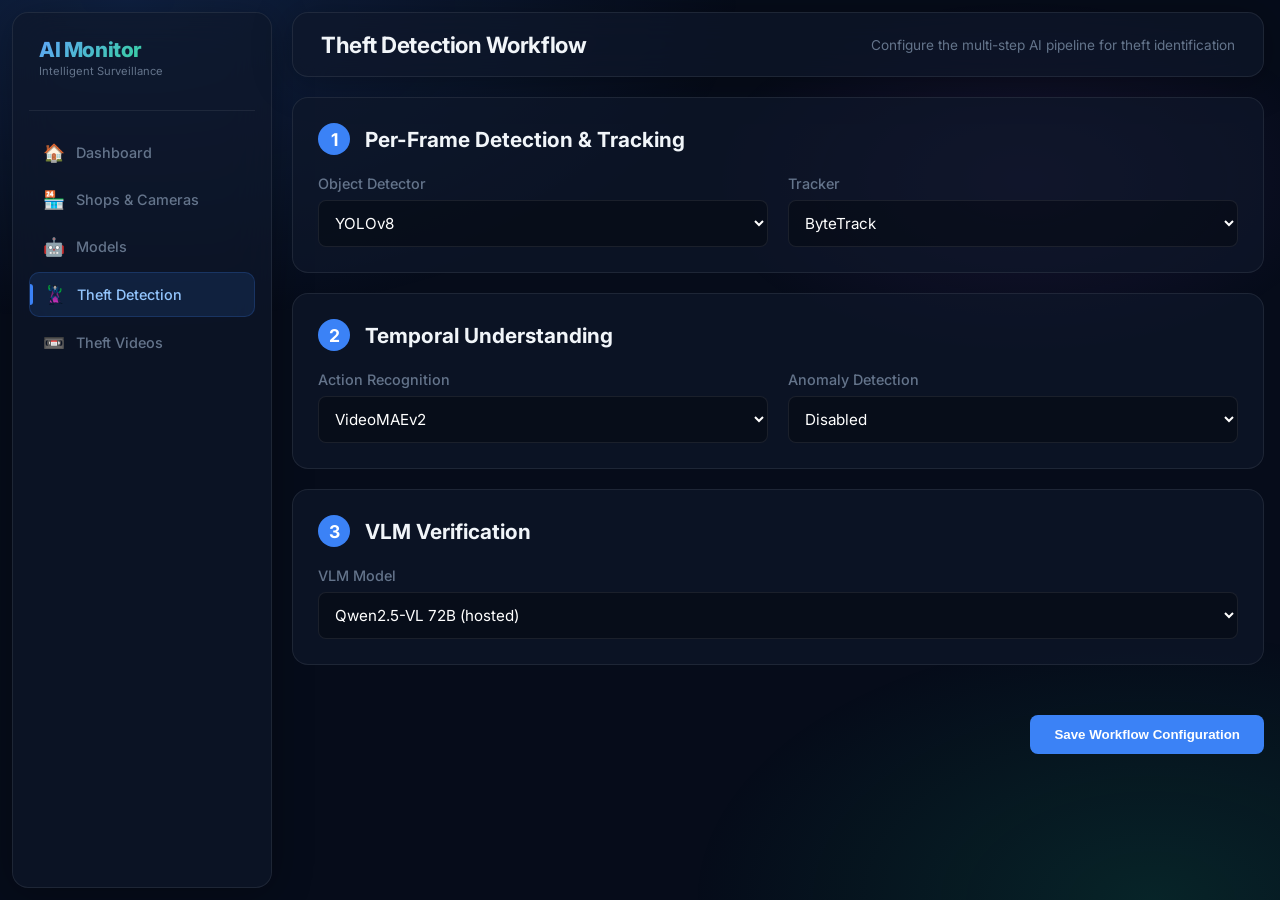
<file: frontend/theft_detection.html>
<!DOCTYPE html>
<html lang="en">

<head>
    <meta charset="UTF-8">
    <meta name="viewport" content="width=device-width, initial-scale=1.0">
    <title>AI Monitor - Theft Detection Workflow</title>
    <link href="https://fonts.googleapis.com/css2?family=Inter:wght@300;400;500;600;700&display=swap" rel="stylesheet">
    <link rel="stylesheet" href="css/style.css">
    <style>
        .workflow-container {
            display: flex;
            flex-direction: column;
            gap: 20px;
        }

        .step-card {
            padding: 25px;
            border-radius: 16px;
            background: var(--glass-bg);
            border: 1px solid var(--glass-border);
            position: relative;
        }

        .step-header {
            display: flex;
            align-items: center;
            gap: 15px;
            margin-bottom: 20px;
        }

        .step-badge {
            background: var(--accent-blue);
            color: white;
            font-weight: bold;
            border-radius: 50%;
            width: 32px;
            height: 32px;
            display: flex;
            align-items: center;
            justify-content: center;
            font-size: 1.1rem;
        }

        .step-title {
            font-size: 1.3rem;
            margin: 0;
            color: var(--text-primary);
        }

        .form-row {
            display: grid;
            grid-template-columns: 1fr 1fr;
            gap: 20px;
        }

        .form-group {
            display: flex;
            flex-direction: column;
            gap: 8px;
        }

        .form-group label {
            font-size: 0.9rem;
            color: var(--text-secondary);
            font-weight: 500;
        }

        .form-control {
            padding: 12px;
            background: rgba(0, 0, 0, 0.3);
            border: 1px solid var(--glass-border);
            border-radius: 8px;
            color: white;
            font-family: inherit;
            font-size: 0.95rem;
            transition: border-color 0.2s;
        }

        .form-control:focus {
            outline: none;
            border-color: var(--accent-blue);
        }

        .save-btn-container {
            margin-top: 30px;
            display: flex;
            justify-content: flex-end;
        }

        .btn-primary {
            background: var(--accent-blue);
            border: none;
            color: white;
            padding: 12px 24px;
            border-radius: 8px;
            font-weight: 600;
            cursor: pointer;
            transition: background 0.2s;
        }

        .btn-primary:hover {
            background: #2563eb;
        }
    </style>
</head>

<body>
    <div class="app-container">
        <!-- Sidebar -->
        <aside class="sidebar glass-panel">
            <div class="logo">
                <h2>AI Monitor</h2>
                <div class="logo-sub">Intelligent Surveillance</div>
            </div>
            <nav class="nav-menu">
                <a href="index.html" class="nav-item">
                    <span class="icon">🏠</span> Dashboard
                </a>
                <a href="shops.html" class="nav-item">
                    <span class="icon">🏪</span> Shops & Cameras
                </a>
                <a href="models.html" class="nav-item">
                    <span class="icon">🤖</span> Models
                </a>
                <a href="theft_detection.html" class="nav-item active">
                    <span class="icon">🦹</span> Theft Detection
                </a>
                <a href="theft_videos.html" class="nav-item">
                    <span class="icon">📼</span> Theft Videos
                </a>
            </nav>
        </aside>

        <!-- Main Content -->
        <main class="main-content">
            <header class="top-header glass-panel">
                <h1>Theft Detection Workflow</h1>
                <span style="font-size:0.85rem; color:var(--text-secondary);">Configure the multi-step AI pipeline for theft identification</span>
            </header>

            <div class="workflow-container">
                <!-- Step 1 -->
                <div class="step-card">
                    <div class="step-header">
                        <div class="step-badge">1</div>
                        <h2 class="step-title">Per-Frame Detection & Tracking</h2>
                    </div>
                    <div class="form-row">
                        <div class="form-group">
                            <label>Object Detector</label>
                            <select class="form-control" id="obj-detector">
                                <option value="yolo8">YOLOv8</option>
                                <option value="yolo11">YOLO11</option>
                                <option value="rt-detr">RT-DETR</option>
                                <option value="rf-detr">RF-DETR</option>
                                <option value="d-fine">D-FINE</option>
                            </select>
                        </div>
                        <div class="form-group">
                            <label>Tracker</label>
                            <select class="form-control" id="tracker">
                                <option value="bytetrack">ByteTrack</option>
                                <option value="bot-sort">BoT-SORT</option>
                            </select>
                        </div>
                    </div>
                </div>

                <!-- Step 2 -->
                <div class="step-card">
                    <div class="step-header">
                        <div class="step-badge">2</div>
                        <h2 class="step-title">Temporal Understanding</h2>
                    </div>
                    <div class="form-row">
                        <div class="form-group">
                            <label>Action Recognition</label>
                            <select class="form-control" id="action-recog">
                                <option value="videomaev2">VideoMAEv2</option>
                                <option value="slowfast">SlowFast</option>
                                <option value="x3d">X3D</option>
                                <option value="fine-tuned">Fine-tuned model</option>
                            </select>
                        </div>
                        <div class="form-group">
                            <label>Anomaly Detection</label>
                            <select class="form-control" id="anomaly-det">
                                <option value="disabled">Disabled</option>
                                <option value="rtfm">RTFM</option>
                                <option value="streamvad">StreamVAD</option>
                            </select>
                        </div>
                    </div>
                </div>

                <!-- Step 3 -->
                <div class="step-card">
                    <div class="step-header">
                        <div class="step-badge">3</div>
                        <h2 class="step-title">VLM Verification</h2>
                    </div>
                    <div class="form-row">
                        <div class="form-group" style="grid-column: span 2;">
                            <label>VLM Model</label>
                            <select class="form-control" id="vlm-model">
                                <option value="qwen2.5-72b">Qwen2.5-VL 72B (hosted)</option>
                                <option value="qwen3-8b">Qwen3-VL 8B (hosted)</option>
                                <option value="qwen2.5-7b">Qwen2.5-VL 7B (local)</option>
                                <option value="qwen2.5-3b">Qwen2.5-VL 3B (local, 4-bit)</option>
                                <option value="smolvlm2-500m">SmolVLM2 500M Video (local CPU)</option>
                                <option value="llava-onevision-7b">LLaVA-OneVision 7B (local)</option>
                            </select>
                        </div>
                    </div>
                </div>

                <div class="save-btn-container">
                    <button class="btn-primary" onclick="saveWorkflow()">Save Workflow Configuration</button>
                </div>
            </div>
        </main>
    </div>

    <script>
        // Simulate save
        function saveWorkflow() {
            const btn = document.querySelector('.btn-primary');
            const originalText = btn.innerText;
            btn.innerText = 'Saving...';
            btn.disabled = true;
            
            setTimeout(() => {
                btn.innerText = 'Saved Successfully ✅';
                btn.style.background = '#10b981';
                
                setTimeout(() => {
                    btn.innerText = originalText;
                    btn.disabled = false;
                    btn.style.background = 'var(--accent-blue)';
                }, 2000);
            }, 800);
        }
    </script>
</body>
</html>
</file>
<file: frontend/css/style.css>
/* ═══════════════════════════════════════════════════════════════
   AI Monitor Server — Global Design System
   ═══════════════════════════════════════════════════════════════ */

@import url('https://fonts.googleapis.com/css2?family=Inter:wght@300;400;500;600;700;800&display=swap');

/* ── Tokens ─────────────────────────────────────────────────── */
:root {
    --bg: #060c1a;
    --surface: rgba(15, 23, 42, 0.85);
    --surface-hover: rgba(30, 41, 59, 0.9);
    --border: rgba(255, 255, 255, 0.07);
    --border-bright: rgba(255, 255, 255, 0.14);

    --text-primary: #f1f5f9;
    --text-secondary: #64748b;
    --text-muted: #334155;

    --blue: #3b82f6;
    --green: #10b981;
    --red: #ef4444;
    --yellow: #f59e0b;
    --purple: #a855f7;

    /* aliases used across page-level inline styles */
    --accent-blue: var(--blue);
    --accent-green: var(--green);
    --accent-red: var(--red);
    --accent-yellow: var(--yellow);
    --accent-purple: var(--purple);

    /* glass */
    --glass-bg: rgba(15, 23, 42, 0.7);
    --glass-border: rgba(255, 255, 255, 0.08);
    --glass-blur: blur(20px);

    /* sidebar */
    --sidebar-w: 260px;
}

/* ── Global Utilities ────────────────────────────────────────── */
.btn {
    background: var(--glass-bg);
    border: 1px solid var(--glass-border);
    color: var(--text-primary);
    padding: 8px 16px;
    border-radius: 8px;
    cursor: pointer;
    transition: all 0.3s;
}

.btn:hover {
    background: rgba(255, 255, 255, 0.1);
}

.btn-primary {
    background: var(--accent-blue);
    border: none;
}

.btn-primary:hover {
    background: #2563eb;
}

.btn-danger {
    background: var(--accent-red);
    border: none;
}

.btn-danger:hover {
    background: #dc2626;
}

/* ── Reset ──────────────────────────────────────────────────── */
*,
*::before,
*::after {
    margin: 0;
    padding: 0;
    box-sizing: border-box;
}

html {
    scroll-behavior: smooth;
}

body {
    font-family: 'Inter', sans-serif;
    background: var(--bg);
    color: var(--text-primary);
    min-height: 100vh;
    overflow-x: hidden;
}

/* ── Animated Background ─────────────────────────────────────── */
body::before {
    content: '';
    position: fixed;
    inset: 0;
    background:
        radial-gradient(ellipse 80% 60% at 10% 0%, rgba(59, 130, 246, .18) 0, transparent 60%),
        radial-gradient(ellipse 60% 50% at 90% 100%, rgba(16, 185, 129, .14) 0, transparent 60%),
        radial-gradient(ellipse 50% 40% at 80% 20%, rgba(168, 85, 247, .10) 0, transparent 50%);
    animation: bgshift 14s ease-in-out infinite alternate;
    pointer-events: none;
    z-index: 0;
}

@keyframes bgshift {
    0% {
        opacity: 1;
        transform: scale(1);
    }

    100% {
        opacity: .85;
        transform: scale(1.06);
    }
}

/* ── Layout ──────────────────────────────────────────────────── */
.app-container {
    display: flex;
    min-height: 100vh;
    position: relative;
    z-index: 1;
}

/* ── Sidebar ──────────────────────────────────────────────────── */
.sidebar {
    width: var(--sidebar-w);
    min-width: var(--sidebar-w);
    padding: 24px 16px;
    margin: 12px 0 12px 12px;
    display: flex;
    flex-direction: column;
    position: sticky;
    top: 12px;
    height: calc(100vh - 24px);
    overflow: hidden;
}

.logo {
    padding: 0 10px 32px;
    border-bottom: 1px solid var(--border);
    margin-bottom: 20px;
}

.logo h2 {
    font-size: 1.3rem;
    font-weight: 800;
    letter-spacing: -.02em;
    background: linear-gradient(135deg, #60a5fa 0%, #34d399 60%, #a78bfa 100%);
    -webkit-background-clip: text;
    -webkit-text-fill-color: transparent;
    background-clip: text;
}

.logo .logo-sub {
    font-size: 0.7rem;
    color: var(--text-secondary);
    margin-top: 2px;
    font-weight: 400;
    -webkit-text-fill-color: var(--text-secondary);
}

.nav-menu {
    display: flex;
    flex-direction: column;
    gap: 4px;
}

.nav-item {
    display: flex;
    align-items: center;
    gap: 11px;
    padding: 11px 14px;
    color: var(--text-secondary);
    text-decoration: none;
    border-radius: 10px;
    transition: all .2s ease;
    font-size: 0.9rem;
    font-weight: 500;
    position: relative;
}

.nav-item .icon {
    font-size: 1.1rem;
}

.nav-item:hover {
    background: rgba(255, 255, 255, .04);
    color: var(--text-primary);
    transform: translateX(3px);
}

.nav-item.active {
    background: rgba(59, 130, 246, .12);
    color: #93c5fd;
    border: 1px solid rgba(59, 130, 246, .2);
}

.nav-item.active::before {
    content: '';
    position: absolute;
    left: 0;
    top: 25%;
    bottom: 25%;
    width: 3px;
    background: var(--blue);
    border-radius: 0 3px 3px 0;
}

/* ── Main Content ─────────────────────────────────────────────── */
.main-content {
    flex: 1;
    padding: 12px 16px 24px 20px;
    display: flex;
    flex-direction: column;
    gap: 20px;
    min-width: 0;
}

/* ── Glass Panel ──────────────────────────────────────────────── */
.glass-panel {
    background: var(--glass-bg);
    backdrop-filter: var(--glass-blur);
    -webkit-backdrop-filter: var(--glass-blur);
    border: 1px solid var(--glass-border);
    border-radius: 16px;
    box-shadow: 0 4px 40px rgba(0, 0, 0, .3);
}

/* ── Top Header ───────────────────────────────────────────────── */
.top-header {
    padding: 18px 28px;
    display: flex;
    justify-content: space-between;
    align-items: center;
    animation: fadeSlideDown .5s ease both;
}

.top-header h1 {
    font-size: 1.4rem;
    font-weight: 700;
    letter-spacing: -.02em;
}

.header-status {
    display: flex;
    align-items: center;
    gap: 6px;
    font-size: 0.82rem;
    color: var(--green);
    font-weight: 500;
    background: rgba(16, 185, 129, .1);
    border: 1px solid rgba(16, 185, 129, .2);
    padding: 5px 13px;
    border-radius: 20px;
}

.live-indicator {
    width: 8px;
    height: 8px;
    background: var(--green);
    border-radius: 50%;
    animation: livepulse 1.8s ease-in-out infinite;
}

@keyframes livepulse {

    0%,
    100% {
        box-shadow: 0 0 0 0 rgba(16, 185, 129, .7);
        opacity: 1;
    }

    50% {
        box-shadow: 0 0 0 8px rgba(16, 185, 129, 0);
        opacity: .7;
    }
}

/* ── Section Title ────────────────────────────────────────────── */
.section-title {
    font-size: 1rem;
    font-weight: 600;
    color: var(--text-secondary);
    letter-spacing: .04em;
    text-transform: uppercase;
    font-size: .78rem;
    display: flex;
    align-items: center;
    gap: 8px;
    margin-bottom: 4px;
}

.section-title::after {
    content: '';
    flex: 1;
    height: 1px;
    background: var(--border);
}

/* ── Stat Cards ───────────────────────────────────────────────── */
.stats-container {
    display: grid;
    grid-template-columns: repeat(5, 1fr);
    gap: 14px;
}

.stat-card {
    padding: 22px 24px;
    display: flex;
    flex-direction: column;
    gap: 14px;
    position: relative;
    overflow: hidden;
    transition: transform .25s ease, box-shadow .25s ease;
    animation: fadeSlideUp .5s ease both;
}

.stat-card:hover {
    transform: translateY(-4px);
    box-shadow: 0 16px 40px rgba(0, 0, 0, .35);
}

.stat-card::after {
    content: '';
    position: absolute;
    top: 0;
    left: 0;
    right: 0;
    height: 2px;
    background: linear-gradient(90deg, transparent, rgba(255, 255, 255, .12), transparent);
}

.stat-card-icon {
    font-size: 1.6rem;
    width: 48px;
    height: 48px;
    display: flex;
    align-items: center;
    justify-content: center;
    border-radius: 12px;
}

.stat-card-body {
    display: flex;
    flex-direction: column;
    gap: 4px;
}

.stat-card h3 {
    font-size: 0.78rem;
    color: var(--text-secondary);
    font-weight: 500;
    text-transform: uppercase;
    letter-spacing: .05em;
}

.stat-value {
    font-size: 2.4rem;
    font-weight: 800;
    letter-spacing: -.03em;
    line-height: 1;
    transition: all .4s ease;
}

.stat-card.blue .stat-card-icon {
    background: rgba(59, 130, 246, .15);
}

.stat-card.blue .stat-value {
    color: #60a5fa;
}

.stat-card.teal .stat-card-icon {
    background: rgba(20, 184, 166, .15);
}

.stat-card.teal .stat-value {
    color: #2dd4bf;
}

.stat-card.green .stat-card-icon {
    background: rgba(16, 185, 129, .15);
}

.stat-card.green .stat-value {
    color: #34d399;
}

.stat-card.red .stat-card-icon {
    background: rgba(239, 68, 68, .15);
}

.stat-card.red .stat-value {
    color: #f87171;
}

.stat-card.success .stat-card-icon {
    background: rgba(16, 185, 129, .15);
}

.stat-card.success .stat-value {
    color: #34d399;
}

.stat-card.danger .stat-card-icon {
    background: rgba(239, 68, 68, .15);
}

.stat-card.danger .stat-value {
    color: #f87171;
}

/* Shine sweep on stat card hover */
.stat-card::before {
    content: '';
    position: absolute;
    top: -100%;
    left: -60%;
    width: 60%;
    height: 300%;
    background: linear-gradient(105deg, transparent 40%, rgba(255, 255, 255, .06) 50%, transparent 60%);
    transition: left .5s ease;
}

.stat-card:hover::before {
    left: 130%;
}

/* ── Detection Cards ───────────────────────────────────────────── */
.detection-container {
    display: grid;
    grid-template-columns: repeat(auto-fill, minmax(170px, 1fr));
    gap: 14px;
}

.detect-card {
    padding: 20px;
    cursor: pointer;
    transition: transform .2s ease, box-shadow .2s ease, border-color .2s ease;
    position: relative;
    overflow: hidden;
    animation: fadeSlideUp .5s ease both;
}

.detect-card:hover {
    transform: translateY(-5px) scale(1.02);
    box-shadow: 0 16px 36px rgba(0, 0, 0, .3);
    border-color: var(--border-bright);
}

.detect-card-icon {
    font-size: 1.5rem;
    margin-bottom: 12px;
}

.detect-card h3 {
    font-size: 0.78rem;
    text-transform: uppercase;
    letter-spacing: .06em;
    color: var(--text-secondary);
    margin-bottom: 6px;
}

.detect-card .detect-count {
    font-size: 2.2rem;
    font-weight: 800;
    letter-spacing: -.03em;
    line-height: 1;
}

.detect-card .detect-label {
    font-size: 0.72rem;
    color: var(--text-secondary);
    margin-top: 6px;
}

/* Ripple on click */
.detect-card::after {
    content: '';
    position: absolute;
    inset: 0;
    background: rgba(255, 255, 255, .05);
    opacity: 0;
    transition: opacity .2s;
}

.detect-card:active::after {
    opacity: 1;
}

/* ── Detection List Panel ──────────────────────────────────────── */
.detection-list-panel {
    padding: 24px;
    animation: slideDown .3s ease-out both;
}

@keyframes slideDown {
    from {
        opacity: 0;
        transform: translateY(-12px);
    }

    to {
        opacity: 1;
        transform: translateY(0);
    }
}

.panel-header {
    display: flex;
    justify-content: space-between;
    align-items: center;
    margin-bottom: 18px;
}

.panel-header h3 {
    font-size: 1rem;
    font-weight: 600;
}

.close-btn {
    width: 30px;
    height: 30px;
    background: rgba(255, 255, 255, .06);
    border: 1px solid var(--border);
    border-radius: 8px;
    color: var(--text-secondary);
    cursor: pointer;
    font-size: 0.9rem;
    transition: all .2s;
}

.close-btn:hover {
    background: rgba(239, 68, 68, .15);
    color: #f87171;
    border-color: rgba(239, 68, 68, .3);
}

.glass-table {
    width: 100%;
    border-collapse: collapse;
}

.glass-table th {
    text-align: left;
    padding: 9px 14px;
    font-size: 0.75rem;
    color: var(--text-secondary);
    border-bottom: 1px solid var(--border);
    text-transform: uppercase;
    letter-spacing: .05em;
    font-weight: 500;
}

.glass-table td {
    padding: 11px 14px;
    font-size: 0.88rem;
    border-bottom: 1px solid rgba(255, 255, 255, .03);
}

.glass-table tr:last-child td {
    border-bottom: none;
}

.glass-table tr:hover td {
    background: rgba(255, 255, 255, .025);
}

/* ── System Health ─────────────────────────────────────────────── */
.health-container {
    padding: 26px 30px;
    display: grid;
    grid-template-columns: repeat(3, 1fr);
    gap: 28px;
}

.health-item {
    display: flex;
    flex-direction: column;
    gap: 10px;
}

.health-header {
    display: flex;
    justify-content: space-between;
    font-size: 0.88rem;
    font-weight: 500;
}

.health-label {
    color: var(--text-secondary);
}

.health-value {
    font-weight: 700;
}

.progress-bar-bg {
    width: 100%;
    height: 8px;
    background: rgba(255, 255, 255, .06);
    border-radius: 6px;
    overflow: hidden;
}

.progress-bar-fill {
    height: 100%;
    background: linear-gradient(90deg, var(--blue), #818cf8);
    border-radius: 6px;
    transition: width .7s cubic-bezier(.4, 0, .2, 1);
    position: relative;
}

.progress-bar-fill::after {
    content: '';
    position: absolute;
    right: 0;
    top: 0;
    bottom: 0;
    width: 20px;
    background: rgba(255, 255, 255, .25);
    filter: blur(3px);
    border-radius: 6px;
}

.bar-danger {
    background: linear-gradient(90deg, var(--red), #fb923c) !important;
}

/* Temp circle */
.temp-display {
    display: flex;
    align-items: center;
    gap: 16px;
}

.temp-circle {
    width: 60px;
    height: 60px;
    border-radius: 50%;
    border: 3px solid rgba(245, 158, 11, .3);
    display: flex;
    align-items: center;
    justify-content: center;
    font-size: 1.1rem;
    font-weight: 800;
    color: var(--yellow);
    background: rgba(245, 158, 11, .08);
    flex-shrink: 0;
    animation: temppulse 3s ease-in-out infinite;
}

@keyframes temppulse {

    0%,
    100% {
        box-shadow: 0 0 0 0 rgba(245, 158, 11, .3);
    }

    50% {
        box-shadow: 0 0 0 10px rgba(245, 158, 11, 0);
    }
}

/* ── Animations ───────────────────────────────────────────────── */
@keyframes fadeSlideUp {
    from {
        opacity: 0;
        transform: translateY(18px);
    }

    to {
        opacity: 1;
        transform: translateY(0);
    }
}

@keyframes fadeSlideDown {
    from {
        opacity: 0;
        transform: translateY(-14px);
    }

    to {
        opacity: 1;
        transform: translateY(0);
    }
}

@keyframes countUp {
    from {
        opacity: 0;
        transform: scale(.8);
    }

    to {
        opacity: 1;
        transform: scale(1);
    }
}

.num-animate {
    animation: countUp .4s ease both;
}

/* Stagger children */
.stat-card:nth-child(1) {
    animation-delay: .05s;
}

.stat-card:nth-child(2) {
    animation-delay: .10s;
}

.stat-card:nth-child(3) {
    animation-delay: .15s;
}

.stat-card:nth-child(4) {
    animation-delay: .20s;
}

/* ── Scrollbar ────────────────────────────────────────────────── */
::-webkit-scrollbar {
    width: 6px;
}

::-webkit-scrollbar-track {
    background: transparent;
}

::-webkit-scrollbar-thumb {
    background: rgba(255, 255, 255, .1);
    border-radius: 6px;
}

/* ── Dashboard Grid ──────────────────────────────────────────── */
.dashboard-grid {
    display: flex;
    flex-direction: column;
    gap: 24px;
}

/* ═══════════════════════════════════════════════════════════════
   Mobile Nav / Hamburger
   ═══════════════════════════════════════════════════════════════ */
.hamburger-btn {
    display: none;
    width: 38px;
    height: 38px;
    align-items: center;
    justify-content: center;
    background: var(--glass-bg);
    border: 1px solid var(--glass-border);
    border-radius: 9px;
    color: var(--text-primary);
    font-size: 1.1rem;
    cursor: pointer;
    flex-shrink: 0;
}

.sidebar-backdrop {
    display: none;
    position: fixed;
    inset: 0;
    background: rgba(0, 0, 0, .55);
    z-index: 40;
}

@media (max-width: 880px) {
    .hamburger-btn {
        display: flex;
    }

    .top-header {
        gap: 12px;
    }

    .sidebar {
        position: fixed;
        left: -300px;
        top: 0;
        margin: 0;
        height: 100vh;
        z-index: 50;
        transition: left .25s ease;
        border-radius: 0 16px 16px 0;
    }

    .sidebar.open {
        left: 0;
    }

    .sidebar-backdrop.open {
        display: block;
    }

    .main-content {
        padding: 12px 14px 24px;
    }

    .stats-container {
        grid-template-columns: repeat(2, 1fr);
    }

    .health-container {
        grid-template-columns: 1fr;
    }

    .form-row {
        grid-template-columns: 1fr !important;
    }
}

/* ═══════════════════════════════════════════════════════════════
   Toasts
   ═══════════════════════════════════════════════════════════════ */
.toast-container {
    position: fixed;
    top: 20px;
    right: 20px;
    z-index: 500;
    display: flex;
    flex-direction: column;
    gap: 10px;
    max-width: 360px;
}

.toast {
    display: flex;
    align-items: flex-start;
    gap: 10px;
    padding: 13px 16px;
    border-radius: 12px;
    background: var(--glass-bg);
    backdrop-filter: var(--glass-blur);
    -webkit-backdrop-filter: var(--glass-blur);
    border: 1px solid var(--glass-border);
    box-shadow: 0 12px 32px rgba(0, 0, 0, .4);
    font-size: 0.88rem;
    color: var(--text-primary);
    animation: toastIn .28s cubic-bezier(.34, 1.56, .64, 1) both;
}

.toast.leaving {
    animation: toastOut .22s ease forwards;
}

.toast .toast-icon {
    font-size: 1.05rem;
    line-height: 1.3;
}

.toast .toast-msg {
    flex: 1;
    line-height: 1.4;
}

.toast.success {
    border-color: rgba(16, 185, 129, .35);
}

.toast.success .toast-icon {
    color: var(--green);
}

.toast.error {
    border-color: rgba(239, 68, 68, .35);
}

.toast.error .toast-icon {
    color: var(--red);
}

.toast.info {
    border-color: rgba(59, 130, 246, .35);
}

.toast.info .toast-icon {
    color: var(--blue);
}

@keyframes toastIn {
    from {
        opacity: 0;
        transform: translateX(30px);
    }

    to {
        opacity: 1;
        transform: translateX(0);
    }
}

@keyframes toastOut {
    to {
        opacity: 0;
        transform: translateX(30px) scale(.95);
    }
}

/* ═══════════════════════════════════════════════════════════════
   Confirm Modal (shared)
   ═══════════════════════════════════════════════════════════════ */
.confirm-overlay {
    position: fixed;
    inset: 0;
    background: rgba(0, 0, 0, .55);
    backdrop-filter: blur(4px);
    z-index: 600;
    display: flex;
    align-items: center;
    justify-content: center;
    opacity: 0;
    animation: fadeIn .18s ease forwards;
}

@keyframes fadeIn {
    to {
        opacity: 1;
    }
}

.confirm-box {
    width: 380px;
    max-width: 90vw;
    padding: 26px;
    border-radius: 16px;
    background: var(--surface);
    backdrop-filter: var(--glass-blur);
    -webkit-backdrop-filter: var(--glass-blur);
    border: 1px solid var(--border-bright);
    box-shadow: 0 20px 60px rgba(0, 0, 0, .5);
    transform: scale(.95);
    animation: popIn .2s ease forwards;
}

@keyframes popIn {
    to {
        transform: scale(1);
    }
}

/* ═══════════════════════════════════════════════════════════════
   Modals
   ═══════════════════════════════════════════════════════════════ */
.modal {
    display: none;
    position: fixed;
    top: 0;
    left: 0;
    width: 100%;
    height: 100%;
    background: rgba(0, 0, 0, 0.5);
    backdrop-filter: blur(5px);
    z-index: 100;
    justify-content: center;
    align-items: center;
}

.modal.active {
    display: flex;
}

.modal-content {
    width: 400px;
    padding: 25px;
    border-radius: 12px;
}

.modal-header {
    display: flex;
    justify-content: space-between;
    align-items: center;
    margin-bottom: 20px;
}

.confirm-box .confirm-icon {
    font-size: 1.8rem;
    margin-bottom: 10px;
}

.confirm-box h3 {
    font-size: 1.05rem;
    margin-bottom: 8px;
}

.confirm-box p {
    font-size: 0.9rem;
    color: var(--text-secondary);
    line-height: 1.5;
    margin-bottom: 22px;
}

.confirm-actions {
    display: flex;
    gap: 10px;
    justify-content: flex-end;
}

.confirm-actions button {
    padding: 9px 18px;
    border-radius: 9px;
    border: 1px solid var(--glass-border);
    background: rgba(255, 255, 255, .06);
    color: var(--text-primary);
    cursor: pointer;
    font-family: inherit;
    font-size: 0.88rem;
    transition: all .2s;
}

.confirm-actions button:hover {
    background: rgba(255, 255, 255, .12);
}

.confirm-actions .confirm-danger {
    background: var(--red);
    border-color: var(--red);
}

.confirm-actions .confirm-danger:hover {
    background: #dc2626;
}

/* ═══════════════════════════════════════════════════════════════
   Skeleton loaders
   ═══════════════════════════════════════════════════════════════ */
.skeleton {
    position: relative;
    overflow: hidden;
    background: rgba(255, 255, 255, .06);
    border-radius: 6px;
    color: transparent !important;
}

.skeleton::after {
    content: '';
    position: absolute;
    inset: 0;
    background: linear-gradient(90deg, transparent, rgba(255, 255, 255, .09), transparent);
    animation: skeletonShine 1.3s ease-in-out infinite;
}

@keyframes skeletonShine {
    from {
        transform: translateX(-100%);
    }

    to {
        transform: translateX(100%);
    }
}

.skeleton-line {
    height: 14px;
    border-radius: 4px;
    background: rgba(255, 255, 255, .06);
    position: relative;
    overflow: hidden;
}

.skeleton-line::after {
    content: '';
    position: absolute;
    inset: 0;
    background: linear-gradient(90deg, transparent, rgba(255, 255, 255, .09), transparent);
    animation: skeletonShine 1.3s ease-in-out infinite;
}

/* ═══════════════════════════════════════════════════════════════
   Search bar (shared)
   ═══════════════════════════════════════════════════════════════ */
.search-bar {
    display: flex;
    align-items: center;
    gap: 10px;
    margin-bottom: 18px;
    flex-wrap: wrap;
}

.search-input-wrap {
    position: relative;
    flex: 1;
    min-width: 200px;
}

.search-input-wrap .search-icon {
    position: absolute;
    left: 13px;
    top: 50%;
    transform: translateY(-50%);
    color: var(--text-secondary);
    font-size: 0.9rem;
    pointer-events: none;
}

.search-input {
    width: 100%;
    padding: 10px 14px 10px 36px;
    background: rgba(0, 0, 0, .25);
    border: 1px solid var(--glass-border);
    border-radius: 9px;
    color: var(--text-primary);
    font-family: inherit;
    font-size: 0.9rem;
    transition: border-color .2s;
}

.search-input:focus {
    outline: none;
    border-color: var(--blue);
}

.filter-chip {
    padding: 8px 14px;
    border-radius: 9px;
    border: 1px solid var(--glass-border);
    background: rgba(255, 255, 255, .04);
    color: var(--text-secondary);
    font-size: 0.85rem;
    cursor: pointer;
    transition: all .2s;
    white-space: nowrap;
}

.filter-chip.active {
    background: rgba(59, 130, 246, .15);
    border-color: rgba(59, 130, 246, .35);
    color: #93c5fd;
}

.no-results {
    text-align: center;
    padding: 30px;
    color: var(--text-secondary);
    font-size: 0.9rem;
}

/* ═══════════════════════════════════════════════════════════════
   Sparkline + last-updated
   ═══════════════════════════════════════════════════════════════ */
.health-item {
    position: relative;
}

.sparkline {
    position: absolute;
    left: 0;
    right: 0;
    bottom: 8px;
    height: 8px;
    opacity: .55;
    pointer-events: none;
}

.last-updated {
    font-size: 0.72rem;
    color: var(--text-muted);
    margin-left: 8px;
}
</file>
